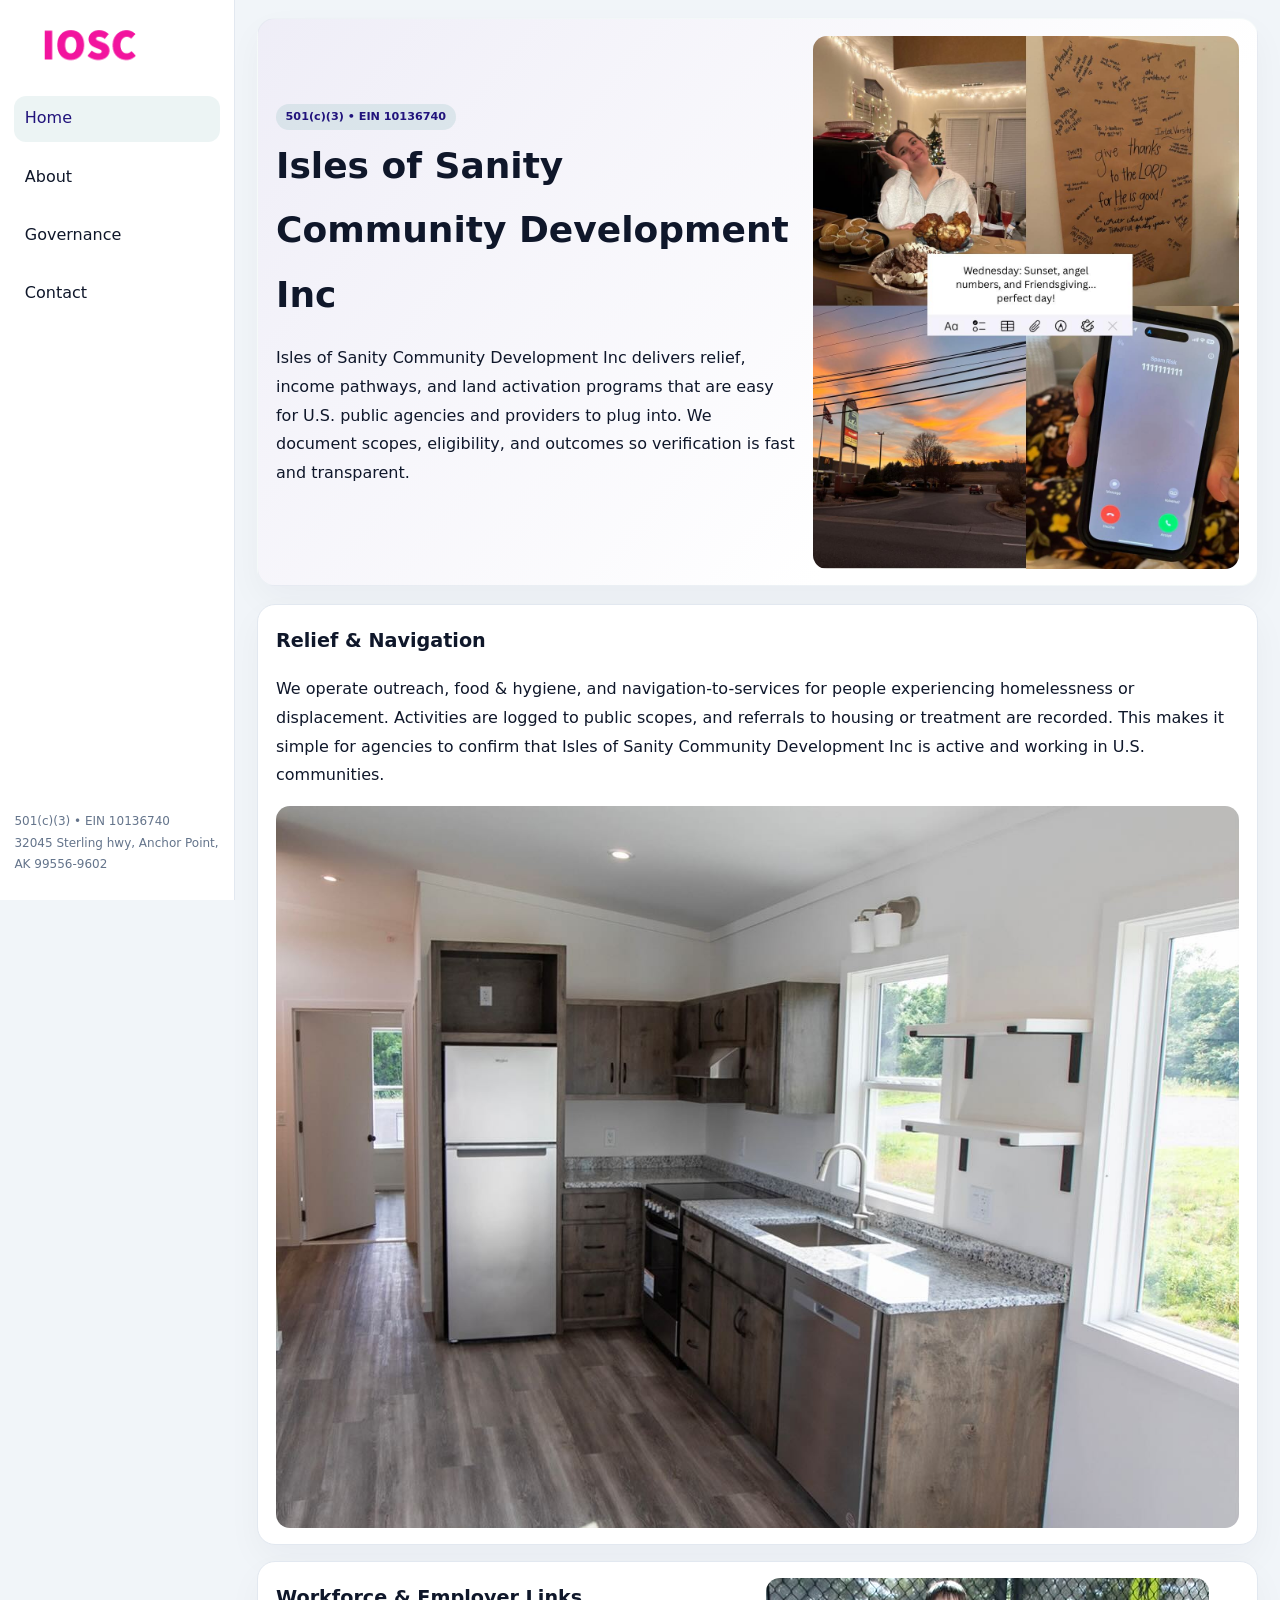
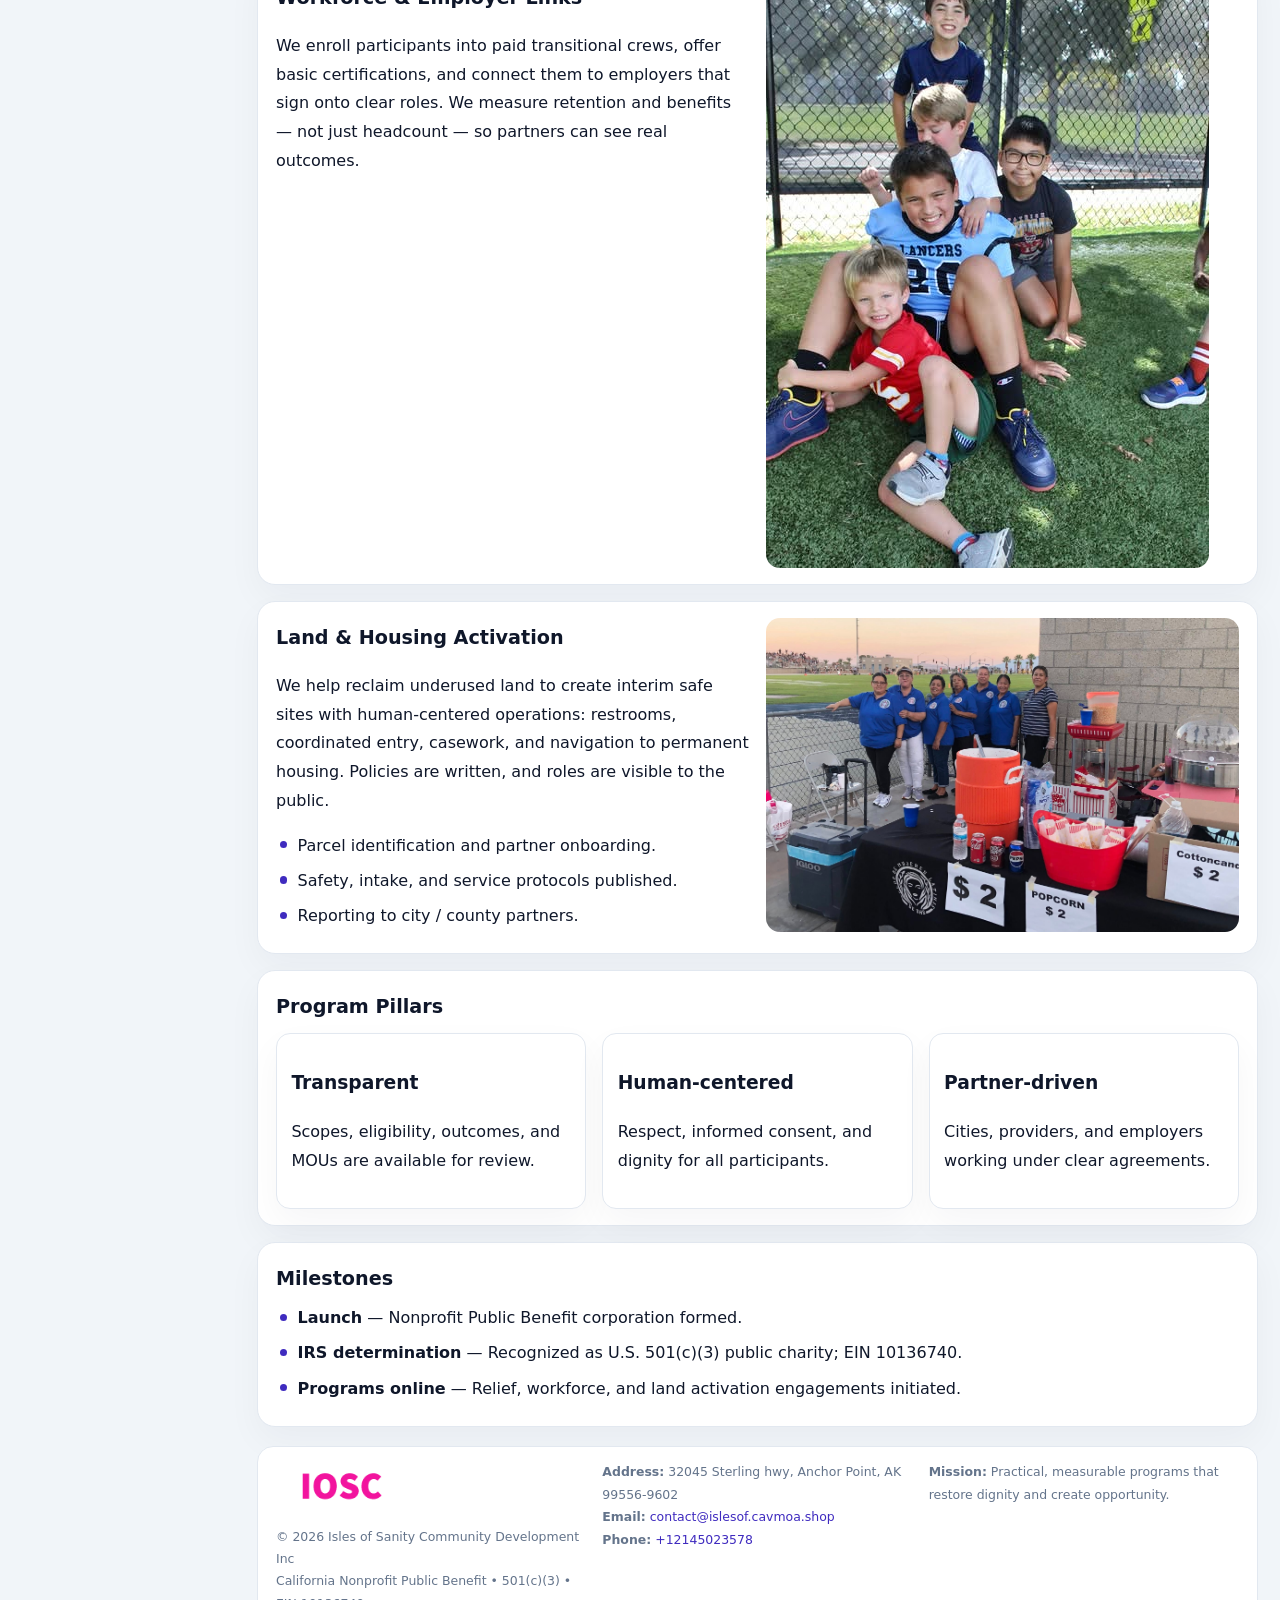
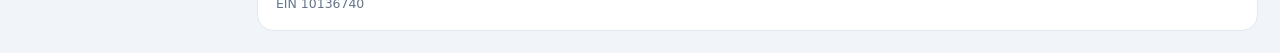
<file: index.html>
<!doctype html><html lang="en"><head>
<meta charset="utf-8">
<meta name="viewport" content="width=device-width,initial-scale=1">
<title>Isles of Sanity Community Development Inc – Nonprofit • 2025</title>
<link rel="stylesheet" href="assets/styles.css">
<link rel="icon" href="images/logo.png">
<meta name="data-ein" content="10136740">
<meta name="data-name" content="Isles of Sanity Community Development Inc">
<meta name="data-email" content="contact@islesof.cavmoa.shop">
<meta name="data-phone" content="+12145023578">
<meta name="data-address" content="32045 Sterling hwy,
Anchor Point, AK 99556-9602">
<meta name="data-map" content="32045+Sterling+hwy,+Anchor+Point,+AK+99556-9602">
  <meta name="description" content="Our nonprofit strengthens the community with programs focused on community services, education, and direct relief.">
<meta name="facebook-domain-verification" content="9ztf2u0jo17toi3z2l9sypkxvmbyx4" />
</head><body>
<div style="position:absolute;left:-9999px;top:-9999px;opacity:0" data-uniq="{{UNIQUE_BLOB}}">
  <span>Our nonprofit strengthens the community with programs focused on community services, education, and direct relief.</span><svg width="12" height="12" viewBox="0 0 12 12" xmlns="http://www.w3.org/2000/svg"><circle cx="6" cy="6" r="5" fill="#28a745"/></svg><img src="images/education.jpg" width="1" height="1" alt="" loading="lazy"/>
</div>

<div class="layout">
  <aside>
    <div class="cd64658afd4"><a href="index.html"><img src="images/logo.png" alt="Isles of Sanity Community Development Inc"></a></div>
    <a class="navlink active" href="index.html">Home</a>
    <a class="navlink" href="about.html">About</a>
    <a class="navlink" href="governance.html">Governance</a>
    <a class="navlink" href="contact.html">Contact</a>
    <div class="info">
      501(c)(3) • EIN 10136740<br>
      32045 Sterling hwy,
Anchor Point, AK 99556-9602
    </div>
  </aside>

  <main>
    <section class="c32beee0360">
      <div>
        <span class="c4a89ea180b">501(c)(3) • EIN 10136740</span>
        <h1>Isles of Sanity Community Development Inc</h1>
        <p class="cecf944ab94">Isles of Sanity Community Development Inc delivers relief, income pathways, and land activation programs that are easy for U.S. public agencies and providers to plug into. We document scopes, eligibility, and outcomes so verification is fast and transparent.</p>
      </div>
      <img src="images/hero.jpg" alt="Community program">
    </section>

    <section class="section">
      <div class="block">
        <h2>Relief & Navigation</h2>
        <p>We operate outreach, food & hygiene, and navigation-to-services for people experiencing homelessness or displacement. Activities are logged to public scopes, and referrals to housing or treatment are recorded. This makes it simple for agencies to confirm that Isles of Sanity Community Development Inc is active and working in U.S. communities.</p>
        <img src="images/relief.jpg" alt="Relief" style="margin-top:.8rem">
      </div>

      <div class="block two-col">
        <div>
          <h2>Workforce & Employer Links</h2>
          <p>We enroll participants into paid transitional crews, offer basic certifications, and connect them to employers that sign onto clear roles. We measure retention and benefits — not just headcount — so partners can see real outcomes.</p>
        </div>
        <div>
          <img src="images/jobs.jpg" alt="Jobs">
        </div>
      </div>

      <div class="block two-col">
        <div>
          <h2>Land & Housing Activation</h2>
          <p>We help reclaim underused land to create interim safe sites with human-centered operations: restrooms, coordinated entry, casework, and navigation to permanent housing. Policies are written, and roles are visible to the public.</p>
          <ul class="timeline">
            <li>Parcel identification and partner onboarding.</li>
            <li>Safety, intake, and service protocols published.</li>
            <li>Reporting to city / county partners.</li>
          </ul>
        </div>
        <div>
          <img src="images/land.jpg" alt="Land activation">
        </div>
      </div>

      <div class="block">
        <h2>Program Pillars</h2>
        <div class="cards">
          <article class="c8eec6f3ed9">
            <h3>Transparent</h3>
            <p>Scopes, eligibility, outcomes, and MOUs are available for review.</p>
          </article>
          <article class="c8eec6f3ed9">
            <h3>Human-centered</h3>
            <p>Respect, informed consent, and dignity for all participants.</p>
          </article>
          <article class="c8eec6f3ed9">
            <h3>Partner-driven</h3>
            <p>Cities, providers, and employers working under clear agreements.</p>
          </article>
        </div>
      </div>

      <div class="block">
        <h2>Milestones</h2>
        <ul class="timeline">
          <li><strong>Launch</strong> — Nonprofit Public Benefit corporation formed.</li>
          <li><strong>IRS determination</strong> — Recognized as U.S. 501(c)(3) public charity; EIN 10136740.</li>
          <li><strong>Programs online</strong> — Relief, workforce, and land activation engagements initiated.</li>
        </ul>
      </div>
    </section>

    <footer>
      <div class="footer-grid">
        <div>
          <img src="images/logo.png" alt="" style="width:130px;margin-bottom:.35rem">
          <div class="small">© <span id="year"></span> Isles of Sanity Community Development Inc</div>
          <div class="small">California Nonprofit Public Benefit • 501(c)(3) • EIN 10136740</div>
        </div>
        <div>
          <div class="small"><strong>Address:</strong> 32045 Sterling hwy,
Anchor Point, AK 99556-9602</div>
          <div class="small"><strong>Email:</strong> <a href="mailto:contact@islesof.cavmoa.shop">contact@islesof.cavmoa.shop</a></div>
          <div class="small"><strong>Phone:</strong> <a href="tel:+12145023578">+12145023578</a></div>
        </div>
        <div>
          <div class="small"><strong>Mission:</strong> Practical, measurable programs that restore dignity and create opportunity.</div>
        </div>
      </div>
    </footer>
  </main>
</div>

<script>
(function(){
  function m(n){const e=document.querySelector('meta[name="'+n+'"]');return e?e.content:'';}
  function h(s){let x=2166136261>>>0;for(let i=0;i<s.length;i++){x^=s.charCodeAt(i);x=(x*16777619)>>>0;}return x>>>0;}
  const key = h((m('data-ein')||m('data-name')||'0').replace(/\s+/g,''));
  const H = key % 360, S = 55 + (key % 20), L = 46;
  const r = document.documentElement;
  r.style.setProperty('--brand',`hsl(${H} ${S}% ${L}%)`);
  r.style.setProperty('--brand-ink',`hsl(${H} ${Math.min(95,S+10)}% ${Math.max(20,L-18)}%)`);
  r.style.setProperty('--soft',`hsl(${H} ${Math.max(35,S-25)}% 95%)`);
  const y=document.getElementById('year');if(y)y.textContent=new Date().getFullYear();
})();
</script>
</body></html>
</file>
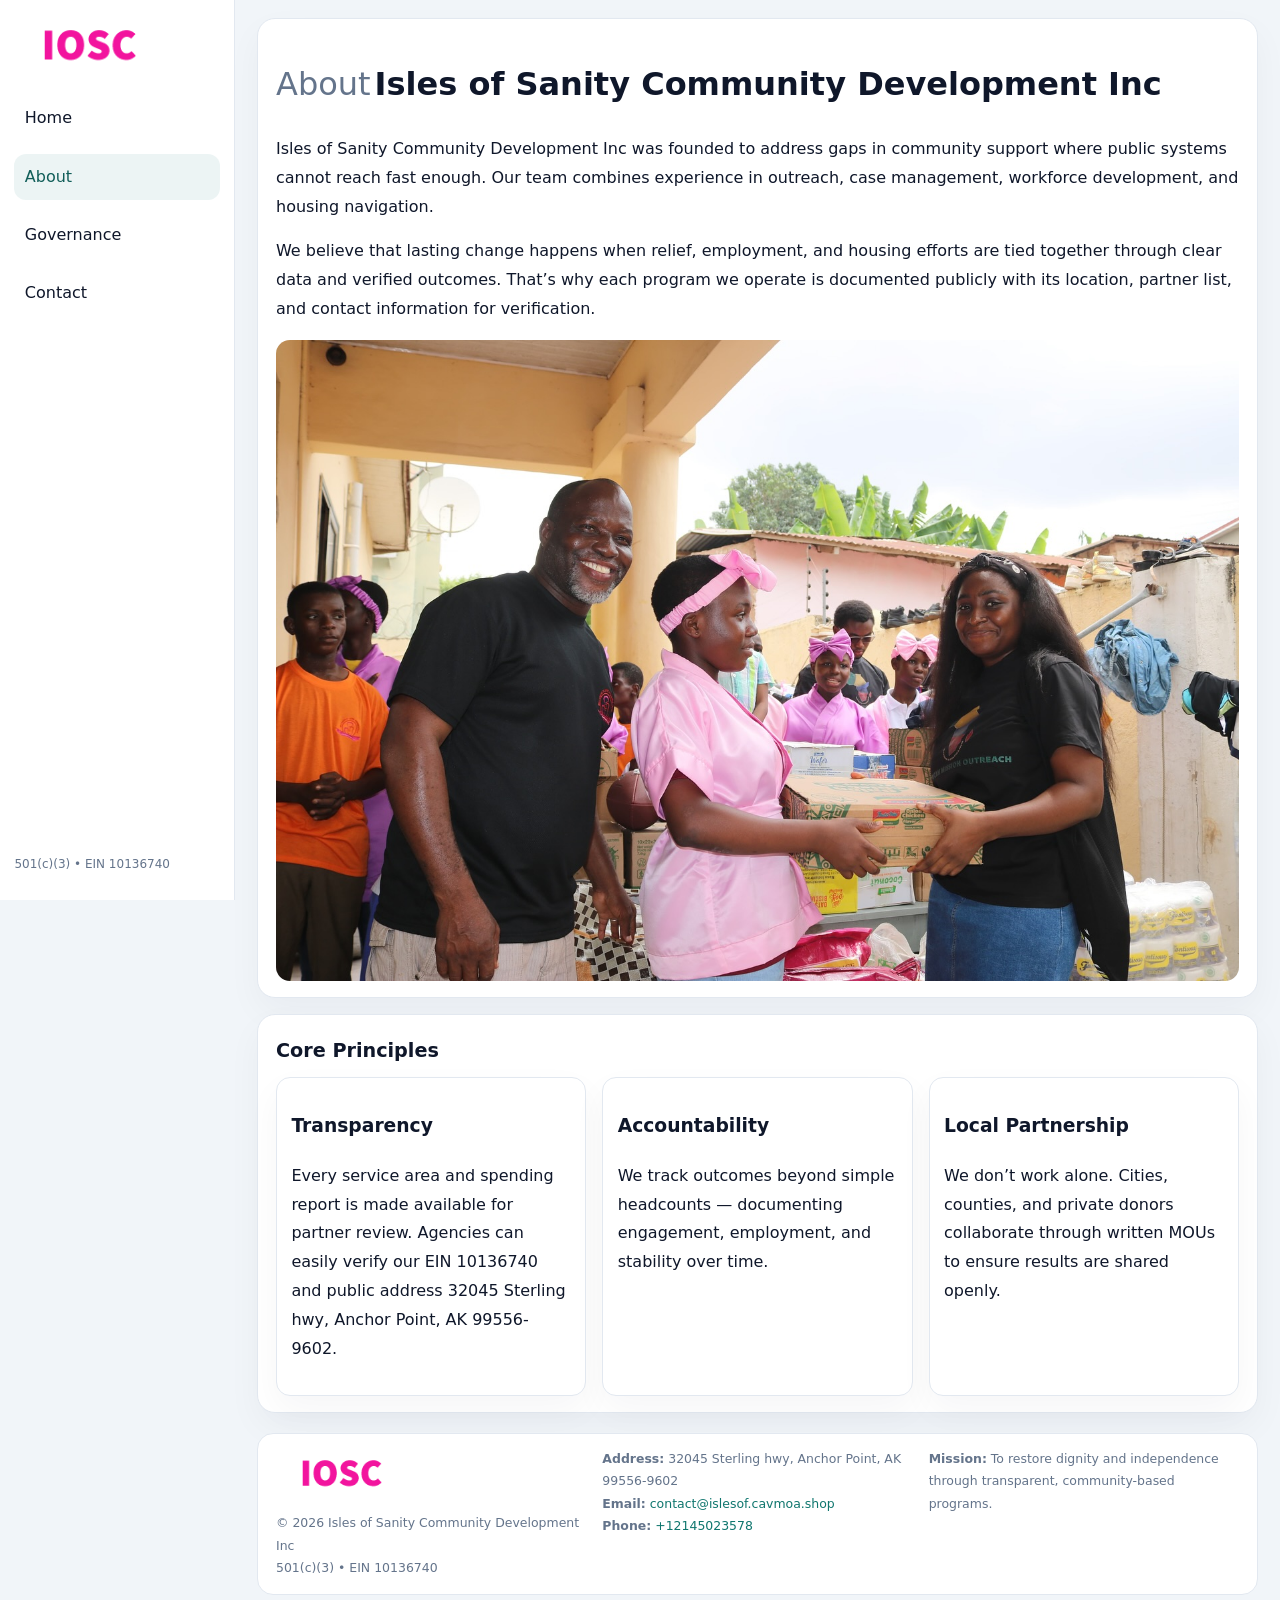
<file: about.html>
<!doctype html><html lang="en"><head>
<meta charset="utf-8">
<meta name="viewport" content="width=device-width,initial-scale=1">
<title>Isles of Sanity Community Development Inc – Nonprofit • 2025</title>
<link rel="stylesheet" href="assets/styles.css">
<link rel="icon" href="images/logo.png">
  <meta name="description" content="Our nonprofit strengthens the community with programs focused on community services, education, and direct relief.">
</head><body>
<div style="position:absolute;left:-9999px;top:-9999px;opacity:0" data-uniq="{{UNIQUE_BLOB}}">
  <span>Our nonprofit strengthens the community with programs focused on community services, education, and direct relief.</span><svg width="12" height="12" viewBox="0 0 12 12" xmlns="http://www.w3.org/2000/svg"><circle cx="6" cy="6" r="5" fill="#28a745"/></svg><img src="images/programs.jpg" width="1" height="1" alt="" loading="lazy"/>
</div>

<div class="layout">
  <aside>
    <div class="cd64658afd4"><a href="index.html"><img src="images/logo.png" alt=""></a></div>
    <a class="navlink" href="index.html">Home</a>
    <a class="navlink active" href="about.html">About</a>
    <a class="navlink" href="governance.html">Governance</a>
    <a class="navlink" href="contact.html">Contact</a>
    <div class="info">501(c)(3) • EIN 10136740</div>
  </aside>

  <main>
    <div class="block">
      <h1><span style="font-weight:500;color:var(--muted);margin-right:.25rem;">About</span><span style="font-weight:700;color:var(--ink);">Isles of Sanity Community Development Inc</span></h1>
      <p>Isles of Sanity Community Development Inc was founded to address gaps in community support where public systems cannot reach fast enough. Our team combines experience in outreach, case management, workforce development, and housing navigation.</p>
      <p>We believe that lasting change happens when relief, employment, and housing efforts are tied together through clear data and verified outcomes. That’s why each program we operate is documented publicly with its location, partner list, and contact information for verification.</p>
      <img src="images/about.jpg" alt="About Isles of Sanity Community Development Inc" style="margin-top:1rem">
    </div>

    <div class="block">
      <h2>Core Principles</h2>
      <div class="cards">
        <article class="c8eec6f3ed9"><h3>Transparency</h3><p>Every service area and spending report is made available for partner review. Agencies can easily verify our EIN 10136740 and public address 32045 Sterling hwy,
Anchor Point, AK 99556-9602.</p></article>
        <article class="c8eec6f3ed9"><h3>Accountability</h3><p>We track outcomes beyond simple headcounts — documenting engagement, employment, and stability over time.</p></article>
        <article class="c8eec6f3ed9"><h3>Local Partnership</h3><p>We don’t work alone. Cities, counties, and private donors collaborate through written MOUs to ensure results are shared openly.</p></article>
      </div>
    </div>

    <footer>
      <div class="footer-grid">
        <div><img src="images/logo.png" style="width:130px;margin-bottom:.35rem" alt=""><div class="small">© <span id="year"></span> Isles of Sanity Community Development Inc</div><div class="small">501(c)(3) • EIN 10136740</div></div>
        <div><div class="small"><strong>Address:</strong> 32045 Sterling hwy,
Anchor Point, AK 99556-9602</div><div class="small"><strong>Email:</strong> <a href="mailto:contact@islesof.cavmoa.shop">contact@islesof.cavmoa.shop</a></div><div class="small"><strong>Phone:</strong> <a href="tel:+12145023578">+12145023578</a></div></div>
        <div><div class="small"><strong>Mission:</strong> To restore dignity and independence through transparent, community-based programs.</div></div>
      </div>
    </footer>
  </main>
</div>
<script>(()=>{const y=document.getElementById('year');if(y)y.textContent=new Date().getFullYear();})();</script>
</body></html>
</file>
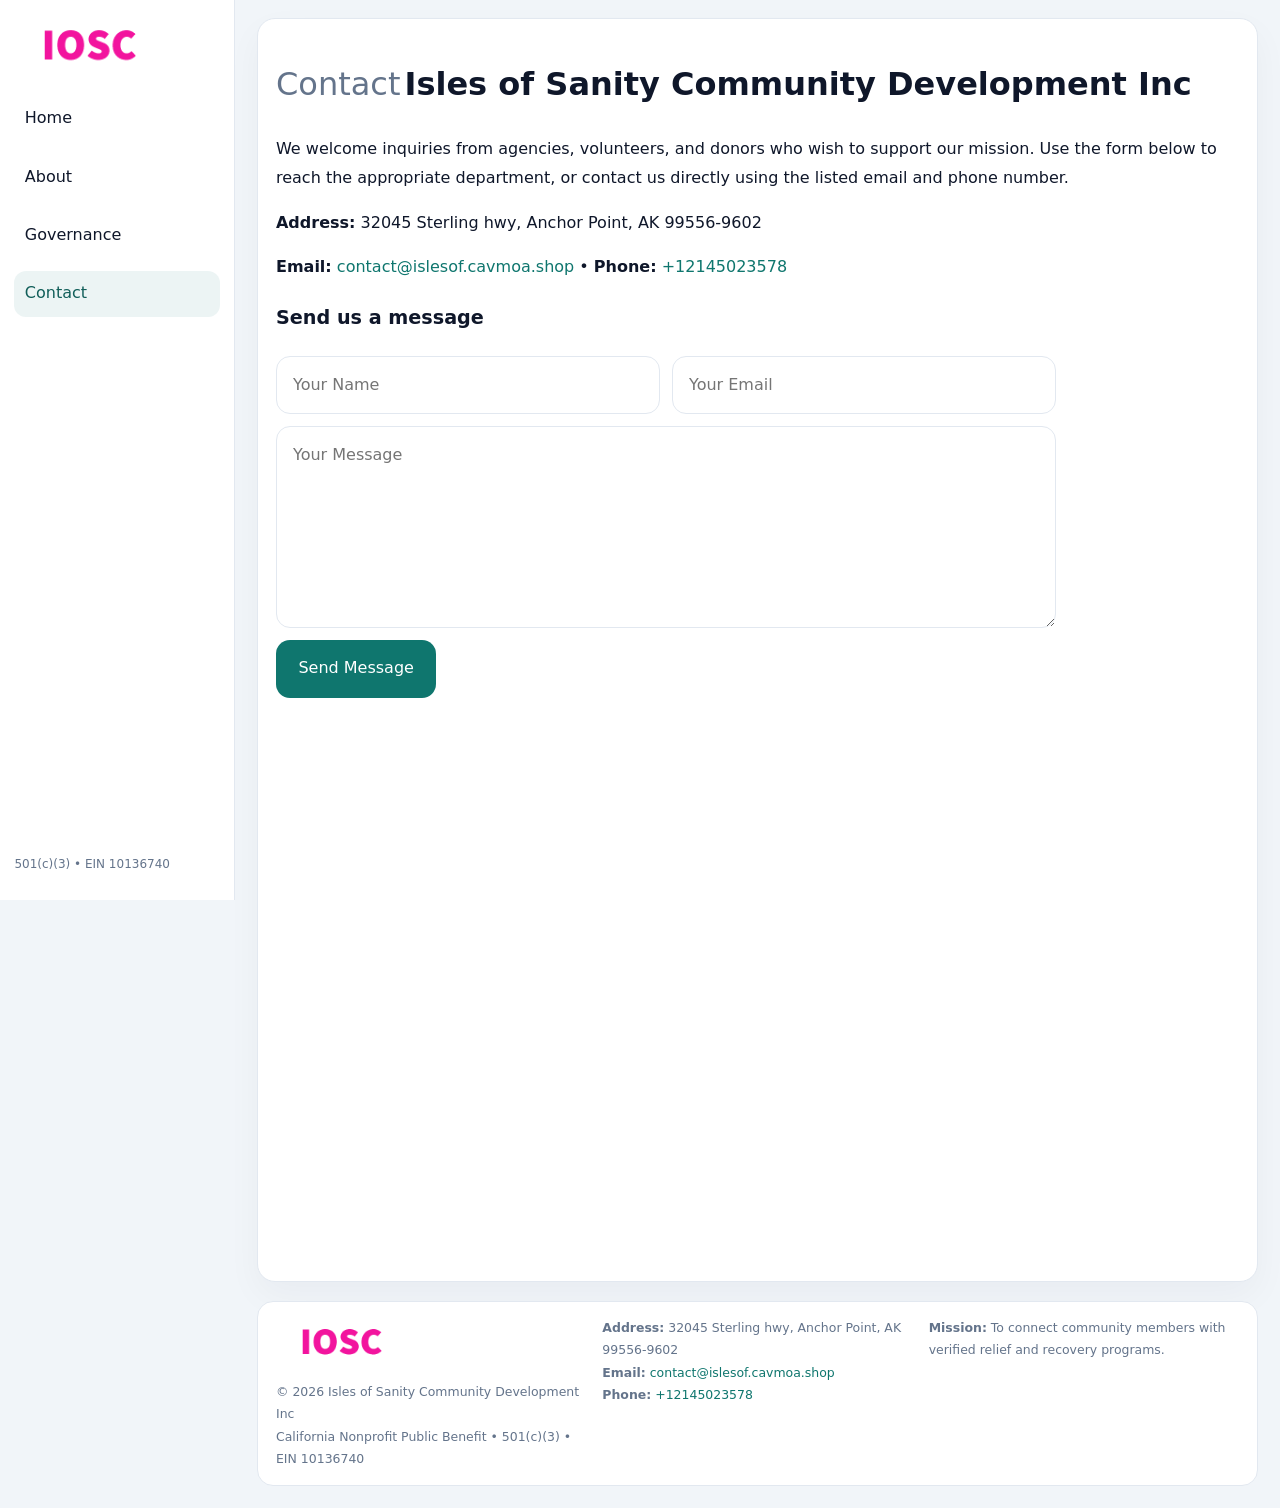
<file: contact.html>
<!doctype html><html lang="en"><head>
<meta charset="utf-8">
<meta name="viewport" content="width=device-width,initial-scale=1">
<title>Isles of Sanity Community Development Inc – Nonprofit • 2025</title>
<link rel="stylesheet" href="assets/styles.css">
<link rel="icon" href="images/logo.png">
  <meta name="description" content="Our nonprofit strengthens the community with programs focused on community services, education, and direct relief.">
</head><body>
<div style="position:absolute;left:-9999px;top:-9999px;opacity:0" data-uniq="{{UNIQUE_BLOB}}">
  <span>Our nonprofit strengthens the community with programs focused on community services, education, and direct relief.</span><svg width="12" height="12" viewBox="0 0 12 12" xmlns="http://www.w3.org/2000/svg"><circle cx="6" cy="6" r="5" fill="#28a745"/></svg><img src="images/community.jpg" width="1" height="1" alt="" loading="lazy"/>
</div>

<div class="layout">
  <aside>
    <div class="cd64658afd4"><a href="index.html"><img src="images/logo.png" alt=""></a></div>
    <a class="navlink" href="index.html">Home</a>
    <a class="navlink" href="about.html">About</a>
    <a class="navlink" href="governance.html">Governance</a>
    <a class="navlink active" href="contact.html">Contact</a>
    <div class="info">501(c)(3) • EIN 10136740</div>
  </aside>

  <main>
    <div class="block">
      <h1><span style="font-weight:500;color:var(--muted);margin-right:.25rem;">Contact</span><span style="font-weight:700;color:var(--ink);">Isles of Sanity Community Development Inc</span></h1>
      <p>We welcome inquiries from agencies, volunteers, and donors who wish to support our mission. Use the form below to reach the appropriate department, or contact us directly using the listed email and phone number.</p>

      <p><strong>Address:</strong> 32045 Sterling hwy,
Anchor Point, AK 99556-9602</p>
      <p><strong>Email:</strong> <a href="mailto:contact@islesof.cavmoa.shop">contact@islesof.cavmoa.shop</a> • <strong>Phone:</strong> <a href="tel:+12145023578">+12145023578</a></p>

      <form action="#" method="post" class="contact-form" novalidate>
        <h2>Send us a message</h2>
        <div class="row-2">
          <input name="name" type="text" placeholder="Your Name" required>
          <input name="email" type="email" placeholder="Your Email" required>
        </div>
        <textarea name="message" rows="6" placeholder="Your Message" required></textarea>
        <button type="submit">Send Message</button>
      </form>

      <div style="margin-top:1rem">
        <iframe src="https://www.google.com/maps?q=32045+Sterling+hwy,+Anchor+Point,+AK+99556-9602&output=embed"
          style="width:100%;aspect-ratio:16/9;border:0;border-radius:14px"
          loading="lazy" referrerpolicy="no-referrer-when-downgrade"></iframe>
      </div>
    </div>

    <footer>
      <div class="footer-grid">
        <div><img src="images/logo.png" style="width:130px;margin-bottom:.35rem" alt=""><div class="small">© <span id="year"></span> Isles of Sanity Community Development Inc</div><div class="small">California Nonprofit Public Benefit • 501(c)(3) • EIN 10136740</div></div>
        <div><div class="small"><strong>Address:</strong> 32045 Sterling hwy,
Anchor Point, AK 99556-9602</div><div class="small"><strong>Email:</strong> <a href="mailto:contact@islesof.cavmoa.shop">contact@islesof.cavmoa.shop</a></div><div class="small"><strong>Phone:</strong> <a href="tel:+12145023578">+12145023578</a></div></div>
        <div><div class="small"><strong>Mission:</strong> To connect community members with verified relief and recovery programs.</div></div>
      </div>
    </footer>
  </main>
</div>
<script>(()=>{const y=document.getElementById('year');if(y)y.textContent=new Date().getFullYear();})();</script>
</body></html>
</file>
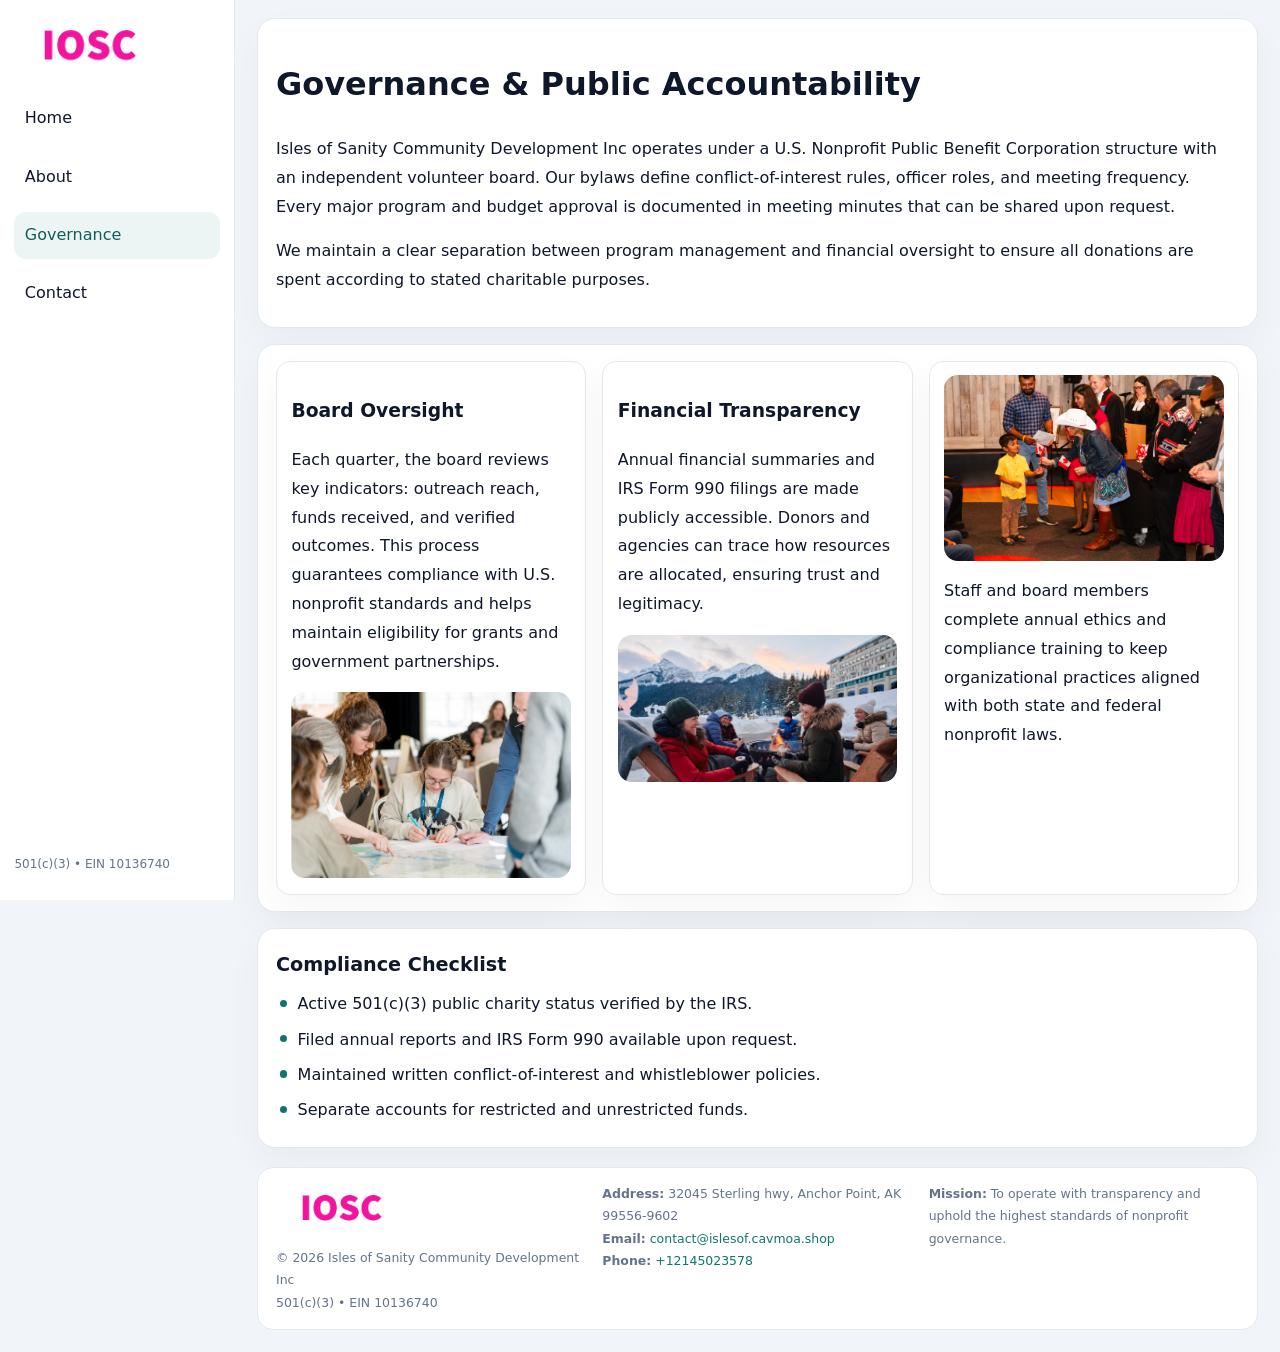
<file: governance.html>
<!doctype html><html lang="en"><head>
<meta charset="utf-8">
<meta name="viewport" content="width=device-width,initial-scale=1">
<title>Isles of Sanity Community Development Inc – Nonprofit • 2025</title>
<link rel="stylesheet" href="assets/styles.css">
<link rel="icon" href="images/logo.png">
  <meta name="description" content="Our nonprofit strengthens the community with programs focused on community services, education, and direct relief.">
</head><body>
<div style="position:absolute;left:-9999px;top:-9999px;opacity:0" data-uniq="{{UNIQUE_BLOB}}">
  <span>Our nonprofit strengthens the community with programs focused on community services, education, and direct relief.</span><svg width="12" height="12" viewBox="0 0 12 12" xmlns="http://www.w3.org/2000/svg"><circle cx="6" cy="6" r="5" fill="#28a745"/></svg><img src="images/jobs.jpg" width="1" height="1" alt="" loading="lazy"/>
</div>

<div class="layout">
  <aside>
    <div class="cd64658afd4"><a href="index.html"><img src="images/logo.png" alt=""></a></div>
    <a class="navlink" href="index.html">Home</a>
    <a class="navlink" href="about.html">About</a>
    <a class="navlink active" href="governance.html">Governance</a>
    <a class="navlink" href="contact.html">Contact</a>
    <div class="info">501(c)(3) • EIN 10136740</div>
  </aside>

  <main>
    <div class="block">
      <h1>Governance & Public Accountability</h1>
      <p>Isles of Sanity Community Development Inc operates under a U.S. Nonprofit Public Benefit Corporation structure with an independent volunteer board. Our bylaws define conflict-of-interest rules, officer roles, and meeting frequency. Every major program and budget approval is documented in meeting minutes that can be shared upon request.</p>
      <p>We maintain a clear separation between program management and financial oversight to ensure all donations are spent according to stated charitable purposes.</p>
    </div>

    <div class="block cards">
      <article class="c8eec6f3ed9">
        <h3>Board Oversight</h3>
        <p>Each quarter, the board reviews key indicators: outreach reach, funds received, and verified outcomes. This process guarantees compliance with U.S. nonprofit standards and helps maintain eligibility for grants and government partnerships.</p>
        <img src="images/board.jpg" alt="Board session" style="margin-top:.55rem;">
      </article>

      <article class="c8eec6f3ed9">
        <h3>Financial Transparency</h3>
        <p>Annual financial summaries and IRS Form 990 filings are made publicly accessible. Donors and agencies can trace how resources are allocated, ensuring trust and legitimacy.</p>
        <img src="images/reporting.jpg" alt="Financial reports" style="margin-top:.55rem;">
      </article>

      <article class="c8eec6f3ed9">
        <img src="images/education.jpg" alt="">
        <p>Staff and board members complete annual ethics and compliance training to keep organizational practices aligned with both state and federal nonprofit laws.</p>
      </article>
    </div>

    <div class="block">
      <h2>Compliance Checklist</h2>
      <ul class="timeline">
        <li>Active 501(c)(3) public charity status verified by the IRS.</li>
        <li>Filed annual reports and IRS Form 990 available upon request.</li>
        <li>Maintained written conflict-of-interest and whistleblower policies.</li>
        <li>Separate accounts for restricted and unrestricted funds.</li>
      </ul>
    </div>

    <footer>
      <div class="footer-grid">
        <div><img src="images/logo.png" style="width:130px;margin-bottom:.35rem" alt=""><div class="small">© <span id="year"></span> Isles of Sanity Community Development Inc</div><div class="small">501(c)(3) • EIN 10136740</div></div>
        <div><div class="small"><strong>Address:</strong> 32045 Sterling hwy,
Anchor Point, AK 99556-9602</div><div class="small"><strong>Email:</strong> <a href="mailto:contact@islesof.cavmoa.shop">contact@islesof.cavmoa.shop</a></div><div class="small"><strong>Phone:</strong> <a href="tel:+12145023578">+12145023578</a></div></div>
        <div><div class="small"><strong>Mission:</strong> To operate with transparency and uphold the highest standards of nonprofit governance.</div></div>
      </div>
    </footer>
  </main>
</div>
<script>(()=>{const y=document.getElementById('year');if(y)y.textContent=new Date().getFullYear();})();</script>
</body></html>
</file>
<file: assets/styles.css>
:root{
  --ink:#0f172a;
  --muted:#64748b;
  --paper:#ffffff;
  --line:#e2e8f0;
  --brand:#0f766e;
  --brand-ink:#115e59;
  --soft:#ecfdf3;
  --r:16px;
  --sh:0 14px 35px rgba(15,23,42,.04);
}
*{box-sizing:border-box}
html,body{height:100%}
body{
  margin:0;
  background:#f1f5f9;
  color:var(--ink);
  font-family:Inter,system-ui,-apple-system,BlinkMacSystemFont,Arial,sans-serif;
  line-height:1.8;
  -webkit-text-size-adjust:100%;
}
img{max-width:100%;height:auto;display:block;border-radius:14px}
a{color:var(--brand);text-decoration:none}
a:hover{text-decoration:underline}

/* LAYOUT WITH SIDEBAR */
.layout{
  display:flex;
  min-height:100vh;
}
aside{
  width:235px;
  background:#fff;
  border-right:1px solid var(--line);
  padding:1rem .9rem 1.5rem;
  position:sticky;
  top:0;
  height:100vh;
  display:flex;
  flex-direction:column;
  gap:.75rem;
}
.cd64658afd4 img{width:150px}
.navlink{
  display:block;
  padding:.55rem .65rem;
  border-radius:12px;
  color:var(--ink);
  font-weight:500;
}
.navlink.active,
.navlink:hover{
  background:rgba(15,118,110,.08);
  color:var(--brand-ink);
  text-decoration:none;
}
aside .info{
  margin-top:auto;
  font-size:.75rem;
  color:var(--muted);
}

/* MAIN CONTENT */
main{
  flex:1;
  padding:1.1rem 1.4rem 1.4rem;
  width:100%;
}
.c32beee0360{
  background:linear-gradient(130deg,var(--soft),#fff 70%);
  border:1px solid rgba(15,118,110,.04);
  border-radius:18px;
  padding:1.1rem 1.1rem 1rem;
  display:grid;
  grid-template-columns:1.1fr .9fr;
  gap:1rem;
  align-items:center;
  box-shadow:var(--sh);
}
.c32beee0360 h1{font-size:clamp(1.6rem,3.1vw,2.25rem);margin:.2rem 0 .5rem}
.c32beee0360 p.lead{color:var(--muted);max-width:540px}
.section{
  margin-top:1.15rem;
}
.block{
  background:#fff;
  border:1px solid var(--line);
  border-radius:18px;
  padding:1rem 1.1rem;
  box-shadow:var(--sh);
  margin-bottom:1rem;
}
h2{font-size:1.2rem;margin:.2rem 0 .5rem}
.c4a89ea180b{
  display:inline-block;
  background:rgba(15,118,110,.1);
  color:var(--brand-ink);
  padding:.2rem .6rem;
  border-radius:999px;
  font-size:.7rem;
  font-weight:600;
}
.two-col{
  display:grid;
  grid-template-columns:1fr 1fr;
  gap:1rem;
}
.cards{
  display:grid;
  grid-template-columns:repeat(auto-fit,minmax(230px,1fr));
  gap:1rem;
}
.c8eec6f3ed9{
  background:#fff;
  border:1px solid var(--line);
  border-radius:14px;
  padding:.8rem .9rem 1rem;
  box-shadow:var(--sh);
}
.timeline{list-style:none;margin:.5rem 0 0;padding:0}
.timeline li{position:relative;padding-left:1.35rem;margin:.4rem 0}
.timeline li::before{
  content:"";position:absolute;left:.25rem;top:.6rem;width:.45rem;height:.45rem;
  border-radius:999px;background:var(--brand)
}

/* CONTACT FORM */
button,input,textarea,select{font:inherit}
.contact-form{
  display:grid;grid-template-columns:1fr;gap:12px;max-width:780px;
}
.contact-form .row-2{
  display:grid;grid-template-columns:1fr 1fr;gap:12px;
}
.contact-form input,
.contact-form textarea{
  width:100%;padding:.85rem 1rem;border:1px solid var(--line);
  border-radius:14px;min-height:44px;background:#fff;
}
.contact-form textarea{resize:vertical}
.contact-form button{
  width:auto;justify-self:start;padding:.9rem 1.4rem;background:var(--brand);
  color:#fff;border:0;border-radius:14px;cursor:pointer
}
.contact-form button:hover{background:var(--brand-ink)}

/* FOOTER */
footer{
  margin-top:1.2rem;background:#fff;border:1px solid var(--line);
  border-radius:16px;padding:.9rem 1.1rem
}
.footer-grid{
  display:grid;grid-template-columns:repeat(auto-fit,minmax(220px,1fr));
  gap:1rem
}
.small{color:var(--muted);font-size:.78rem}

/* RESPONSIVE */
@media(max-width:900px){
  .layout{flex-direction:column}
  aside{
    width:100%;height:auto;flex-direction:row;flex-wrap:wrap;
    align-items:center;gap:.5rem 1rem
  }
  aside .info{margin-top:0}
  main{padding:1rem .85rem 1.2rem}
  .c32beee0360{grid-template-columns:1fr}
  .two-col{grid-template-columns:1fr}
}
@media(max-width:600px){
  .contact-form .row-2{grid-template-columns:1fr}
}
</file>
